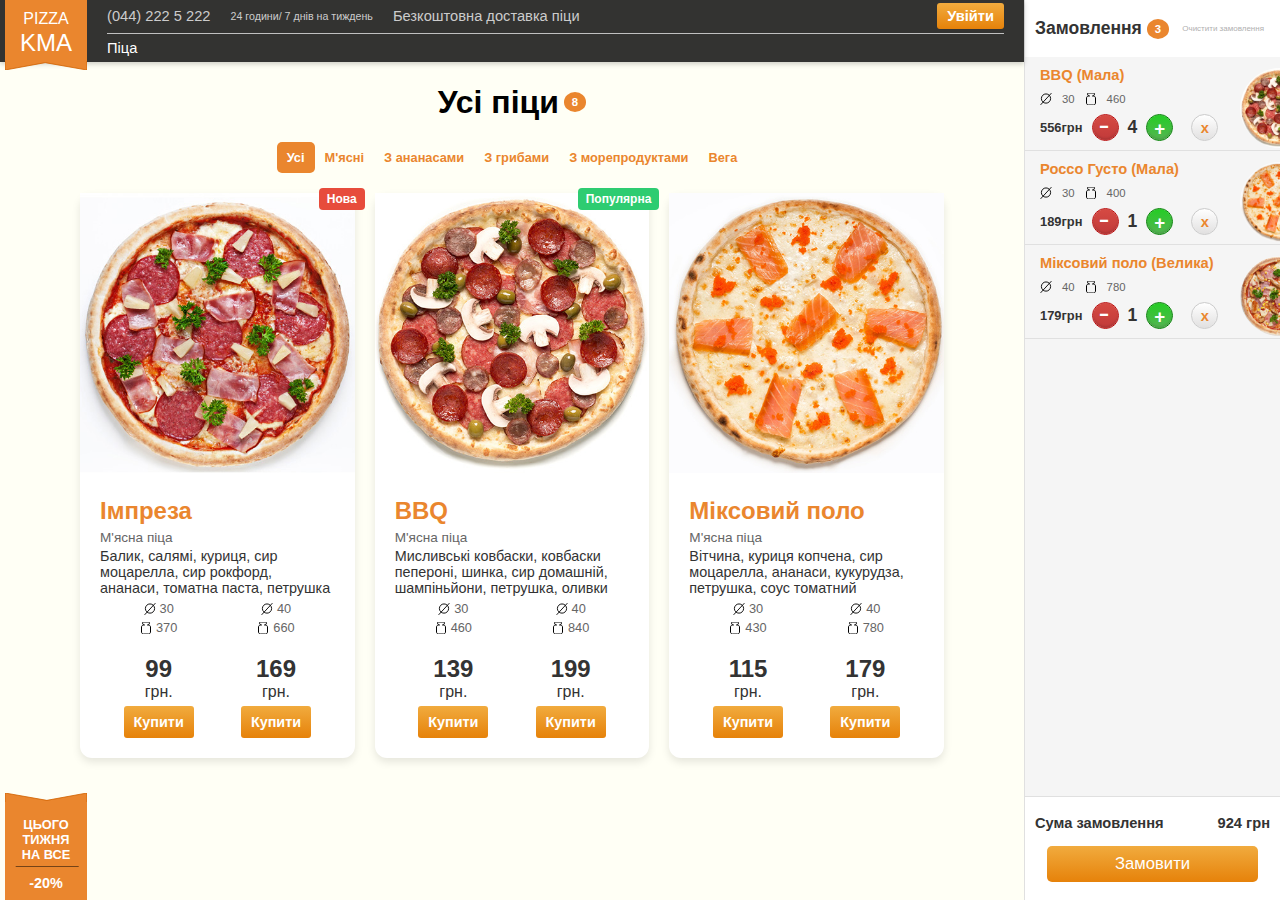
<file: index.html>
<!DOCTYPE html>
<html lang="en">

<head>
    <meta charset="UTF-8">
    <meta name="viewport" content="width=device-width, initial-scale=1.0">
    <title>KMA Pizza</title>
    <link rel="stylesheet" href="style/style.css">
    <script src="./src/main.js" defer></script>
</head>

<body>
    <main>
        <header>
            <a href="#" class="logo-container">
                <span class="logo-text-pizza">PIZZA</span>
                <span class="logo-text-kma">KMA</span>
                <img src="images/discount.svg" alt="logo">
            </a>
            <section class="header-right">
                <section class="header-info">
                    <ul class="contact-info">
                        <li class="phone-number">(044) 222 5 222</li>
                        <li class="working-hours">24 години/ 7 днів на тиждень</li>
                        <li class="delivery-info">Безкоштовна доставка піци</li>
                    </ul>
                    <button class="login-button">Увійти</button>
                </section>
                <nav class="header-nav">
                    <ul class="header-nav links">
                        <li><a href="#">Піца</a></li>
                    </ul>
                    <button id="toggleCartButton" aria-expanded="false">Кошик</button>
                </nav>
            </section>
        </header>

        <section class="page-title">
            <h1>Усі піци <span class="order count">8</span></h1>
        </section>

        <section class="page-nav">
            <ul class="page-nav links">
                <li class="active"><a href="#">Усі</a></li>
                <li><a href="#">М'ясні</a></li>
                <li><a href="#">З ананасами</a></li>
                <li><a href="#">З грибами</a></li>
                <li><a href="#">З морепродуктами</a></li>
                <li><a href="#">Вега</a></li>
            </ul>
        </section>

        <!-- Контейнер з картками піц -->
        <section class="pizza-container">
            <article class="pizza-card">
                <div class="pizza-image-container">
                    <img src="images/pizza_7.jpg" alt="Піца Імпреза" class="pizza-image">
                    <span class="pizza-badge new">Нова</span>
                </div>
                <div class="pizza-card-content">
                    <h3 class="pizza-title">Імпреза</h3>
                    <p class="pizza-category">М'ясна піца</p>
                    <p class="pizza-description">Балик, салямі, куриця, сир моцарелла, сир рокфорд, ананаси, томатна
                        паста, петрушка</p>
                    <div class="pizza-sizes">
                        <div class="pizza-size-option">
                            <div class="pizza-size-info">
                                <div>
                                    <img src="images/size-icon.svg" alt="Розмір піци"> 30
                                </div>
                                <div>
                                    <img src="images/weight.svg" alt="Вага піци"> 370
                                </div>
                            </div>
                            <div class="pizza-price">99</div>
                            <div class="pizza-price currency">грн.</div>
                            <button class="pizza-buy-button">Купити</button>
                        </div>
                        <div class="pizza-size-option">
                            <div class="pizza-size-info">
                                <div>
                                    <img src="images/size-icon.svg" alt="Розмір піци"> 40
                                </div>
                                <div>
                                    <img src="images/weight.svg" alt="Вага піци"> 660
                                </div>
                            </div>
                            <div class="pizza-price">169</div>
                            <div class="pizza-price currency">грн.</div>
                            <button class="pizza-buy-button">Купити</button>
                        </div>
                    </div>
                </div>
            </article>

            <article class="pizza-card">
                <div class="pizza-image-container">
                    <img src="images/pizza_2.jpg" alt="Піца BBQ" class="pizza-image">
                    <span class="pizza-badge popular">Популярна</span>
                </div>
                <div class="pizza-card-content">
                    <h3 class="pizza-title">BBQ</h3>
                    <p class="pizza-category">М'ясна піца</p>
                    <p class="pizza-description">Мисливські ковбаски, ковбаски пепероні, шинка, сир домашній,
                        шампіньйони, петрушка, оливки</p>
                    <div class="pizza-sizes">
                        <div class="pizza-size-option">
                            <div class="pizza-size-info">
                                <div>
                                    <img src="images/size-icon.svg" alt="Розмір піци"> 30
                                </div>
                                <div>
                                    <img src="images/weight.svg" alt="Вага піци"> 460
                                </div>
                            </div>
                            <div class="pizza-price">139</div>
                            <div class="pizza-price currency">грн.</div>
                            <button class="pizza-buy-button">Купити</button>
                        </div>
                        <div class="pizza-size-option">
                            <div class="pizza-size-info">
                                <div>
                                    <img src="images/size-icon.svg" alt="Розмір піци"> 40
                                </div>
                                <div>
                                    <img src="images/weight.svg" alt="Вага піци"> 840
                                </div>
                            </div>
                            <div class="pizza-price">199</div>
                            <div class="pizza-price currency">грн.</div>
                            <button class="pizza-buy-button">Купити</button>
                        </div>
                    </div>
                </div>
            </article>

            <article class="pizza-card">
                <div class="pizza-image-container">
                    <img src="images/pizza_4.jpg" alt="Піца Міксовий поло" class="pizza-image">
                </div>
                <div class="pizza-card-content">
                    <h3 class="pizza-title">Міксовий поло</h3>
                    <p class="pizza-category">М'ясна піца</p>
                    <p class="pizza-description">Вітчина, куриця копчена, сир моцарелла, ананаси, кукурудза, петрушка,
                        соус томатний</p>
                    <div class="pizza-sizes">
                        <div class="pizza-size-option">
                            <div class="pizza-size-info">
                                <div>
                                    <img src="images/size-icon.svg" alt="Розмір піци"> 30
                                </div>
                                <div>
                                    <img src="images/weight.svg" alt="Вага піци"> 430
                                </div>
                            </div>
                            <div class="pizza-price">115</div>
                            <div class="pizza-price currency">грн.</div>
                            <button class="pizza-buy-button">Купити</button>
                        </div>
                        <div class="pizza-size-option">
                            <div class="pizza-size-info">
                                <div>
                                    <img src="images/size-icon.svg" alt="Розмір піци"> 40
                                </div>
                                <div>
                                    <img src="images/weight.svg" alt="Вага піци"> 780
                                </div>
                            </div>
                            <div class="pizza-price">179</div>
                            <div class="pizza-price currency">грн.</div>
                            <button class="pizza-buy-button">Купити</button>
                        </div>
                    </div>
                </div>
            </article>
        </section>

        <mark class="discount-banner">
            <img src="images/discount.svg" alt="Знижка">
            <div class="discount-content">
                <p>Цього</p>
                <p>тижня</p>
                <p>на все</p>
                <div class="line"></div>
                <p>-20%</p>
            </div>
        </mark>

    </main>

    <aside id="cartAside">
        <section class="order summary">
            <h2>Замовлення<span class="order count">3</span></h2>
            <button class="btn clear-order">Очистити замовлення</button>
        </section>

        <ul class="order list">
            <li class="order item">
                <div class="item details">
                    <h3 class="item name">BBQ (Мала)</h3>
                    <div class="item attributes">
                        <img src="images/size-icon.svg" alt="Розмір піци"> 30
                        <img src="images/weight.svg" alt="Вага піци"> 460
                    </div>
                    <div class="item controls">
                        <span class="item price">556грн</span>
                        <button class="btn quantity minus"><span>-</span></button>
                        <span class="item quantity">4</span>
                        <button class="btn quantity plus"><span>+</span></button>
                        <button class="btn remove-item">x</button>
                    </div>
                </div>
                <img src="images/pizza_2.jpg" alt="Піца BBQ" class="item image">
            </li>
            <li class="order item">
                <div class="item details">
                    <h3 class="item name">Россо Густо (Мала)</h3>
                    <div class="item attributes">
                        <img src="images/size-icon.svg" alt="Розмір піци"> 30
                        <img src="images/weight.svg" alt="Вага піци"> 400
                    </div>
                    <div class="item controls">
                        <span class="item price">189грн</span>
                        <button class="btn quantity minus"><span>-</span></button>
                        <span class="item quantity">1</span>
                        <button class="btn quantity plus"><span>+</span></button>
                        <button class="btn remove-item">x</button>
                    </div>
                </div>
                <img src="images/pizza_4.jpg" alt="Піца BBQ" class="item image">
            </li>
            <li class="order item">
                <div class="item details">
                    <h3 class="item name">Міксовий поло (Велика)</h3>
                    <div class="item attributes">
                        <img src="images/size-icon.svg" alt="Розмір піци"> 40
                        <img src="images/weight.svg" alt="Вага піци"> 780
                    </div>
                    <div class="item controls">
                        <span class="item price">179грн</span>
                        <button class="btn quantity minus"><span>-</span></button>
                        <span class="item quantity">1</span>
                        <button class="btn quantity plus"><span>+</span></button>
                        <button class="btn remove-item">x</button>
                    </div>
                </div>
                <img src="images/pizza_1.jpg" alt="Піца BBQ" class="item image">
            </li>
        </ul>

        <section class="order total">
            <p>Сума замовлення <span class="total-amount">924 грн</span></p>
            <button class="btn order">Замовити</button>
        </section>

    </aside>
</body>

</html>
</file>
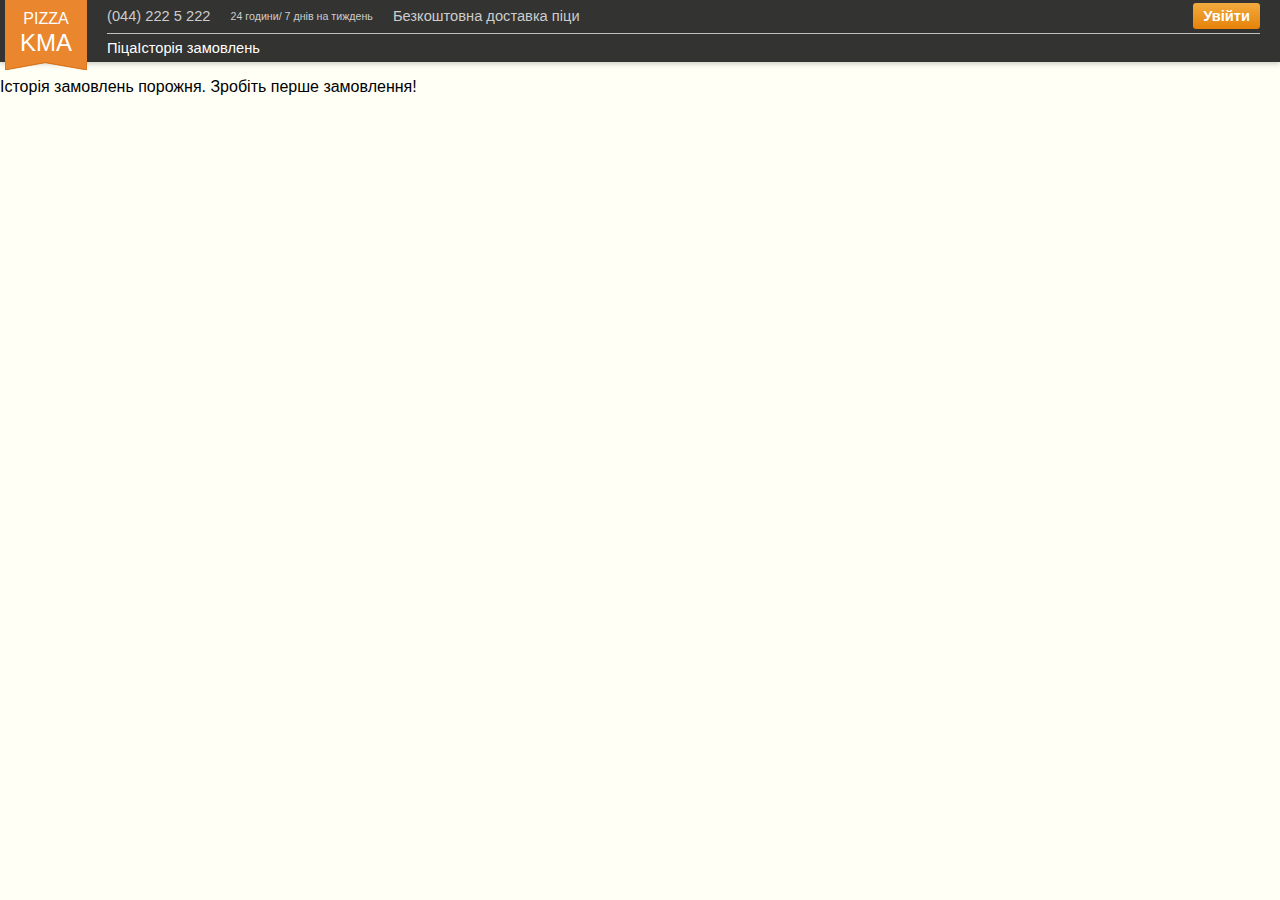
<file: statistics.html>
<!DOCTYPE html>
<html lang="en">

<head>
    <meta charset="UTF-8">
    <meta name="viewport" content="width=device-width, initial-scale=1.0">
    <meta name="author" content="Bogdan Zmeul">
    <title>KMA Pizza - Історія Замовлень</title>
    <link rel="stylesheet" href="style/style.css">

    <link href="https://cdn.webdatarocks.com/latest/webdatarocks.min.css" rel="stylesheet" />
    <link rel="stylesheet" type="text/css"
        href="https://cdn.webdatarocks.com/latest/theme/orange/webdatarocks.css" />
    <script src="https://cdn.webdatarocks.com/latest/webdatarocks.toolbar.min.js"></script>
    <script src="https://cdn.webdatarocks.com/latest/webdatarocks.js"></script>

    <script src="./src/statistics.js" defer></script>
</head>

<body>
    <main style="flex-basis: 100%;">
        <header>
            <a href="#" class="logo-container">
                <span class="logo-text-pizza">PIZZA</span>
                <span class="logo-text-kma">KMA</span>
                <img src="images/discount.svg" alt="logo">
            </a>
            <section class="header-right">
                <section class="header-info">
                    <ul class="contact-info">
                        <li class="phone-number">(044) 222 5 222</li>
                        <li class="working-hours">24 години/ 7 днів на тиждень</li>
                        <li class="delivery-info">Безкоштовна доставка піци</li>
                    </ul>
                    <button class="login-button">Увійти</button>
                </section>
                <nav class="header-nav">
                    <ul class="header-nav links">
                        <li><a href="index.html">Піца</a></li>
                        <li><a href="statistics.html">Історія замовлень</a></li>
                    </ul>
                    <button id="toggleCartButton" style="display: none;">Кошик</button>
                </nav>
            </section>
        </header>

            <div id="pivotContainer"></div>
    </main>

</body>

</html>
</file>
<file: style/style.css>
:root {
    --main-width: 80%;
    --aside-width: 20%;
    --header-bg-color: rgba(0, 0, 0, 0.8);
    --main-color: rgb(255 255 245);
    --orange-color: #ea862e;
    --orange-btn-color: #f1ab3e;
    --text-color: #ffffff;
    --light-gray-text: #cccccc;

    --aside-bg-color: rgb(245 245 245);
    --item-bg-color: #ffffff;
    --border-color: #e0e0e0;
    --dark-text-color: #333333;
    --red-button-color: #d64a43;
    --green-button-color: #55b453;
    --gray-button-color: #cccccc;
    --icon-color: #666666;
}

body {
    display: flex;
    font-family: Arial, sans-serif;
    width: 100%;
    margin: 0;
    padding: 0;
    min-height: 100vh;
}

main {
    flex-basis: var(--main-width);
    background-color: var(--main-color);
}

ul {
    all: unset;
}

/* Header Styles */
header {
    box-sizing: border-box;
    background-color: var(--header-bg-color);
    color: var(--text-color);
    display: flex;
    padding-left: 5px;
    box-shadow: 0 2px 5px rgba(0, 0, 0, 0.2);
    position: sticky;
    top: 0;
    z-index: 100;
}

.header-right {
    display: flex;
    flex-direction: column;
    flex-grow: 1;
    padding: 0 20px;
}

.header-info {
    display: flex;
    justify-content: space-between;
    align-items: center;
    flex-grow: 1;
    border-bottom: 1px solid rgba(255, 255, 255, 0.694);
}

.logo-container {
    display: flex;
    flex-direction: column;
    background-color: var(--orange-color);
    padding: 10px 15px;
    text-decoration: none;
    color: var(--text-color);
    text-align: center;
    position: relative;
    height: 100%;
    box-sizing: border-box;
    display: flex;
    align-items: center;
    justify-content: center;
}

.logo-container img {
    position: absolute;
    top: 61px;
    left: 0px;
    width: 82px;
    transform: rotate(180deg);
}

.logo-text-pizza {
    font-size: 1rem;
    padding: 0px 0px 5px 0px;
}

.logo-text-kma {
    font-size: 1.5rem;
    line-height: 0.8;
}

.contact-info {
    display: flex;
    align-items: center;
    list-style: none;
    gap: 20px;
    font-size: calc(0.75rem + 4 * (100vw / 1920));
    flex-grow: 1;
}

.contact-info .phone-number {
    font-size: calc(0.75rem + 4 * (100vw / 1920));
    color: var(--light-gray-text);
}

.contact-info .working-hours,
.contact-info .delivery-info {
    color: var(--light-gray-text);
}

.working-hours {
    font-size: calc(0.5rem + 4 * (100vw / 1920));
}

.login-button {
    background: linear-gradient(180deg, var(--orange-btn-color) 0%, #e6820a 100%);
    color: var(--text-color);
    border: none;
    box-sizing: border-box;
    height: 80%;
    padding: 2px 10px;
    cursor: pointer;
    font-size: calc(0.75rem + 4 * (100vw / 1920));
    font-weight: bold;
    border-radius: 3px;
    transition: background-color 0.3s ease;
}

.login-button:hover {
    transform: translateY(-1px);
    background: linear-gradient(180deg, var(--orange-btn-color) 0%, #f0920a 100%);
}

.login-button:active {
    transform: translateY(0px);
}

.header-nav {
    flex-grow: 1;
    display: flex;
    align-items: center;
}

.header-nav.links {
    display: flex;
    list-style: none;
    flex-grow: 1;
}

.header-nav.links li a {
    text-decoration: none;
    color: var(--text-color);
    display: flex;
    transition: color 0.3s ease;
    font-size: calc(0.75rem + 4 * (100vw / 1920));
}

.header-nav.links li a:hover {
    color: var(--orange-color);
}

.header-nav:last-child {
    justify-content: flex-end;
}

#toggleCartButton {
    background: linear-gradient(180deg, var(--orange-btn-color) 0%, #e6820a 100%);
    color: var(--text-color);
    border: none;
    box-sizing: border-box;
    height: 80%;
    padding: 2px 10px;
    cursor: pointer;
    font-size: calc(0.75rem + 4 * (100vw / 1920));
    font-weight: bold;
    border-radius: 3px;
    transition: background-color 0.3s ease;
    display: none;
}

#toggleCartButton:hover {
    transform: translateY(-1px);
    background: linear-gradient(180deg, var(--orange-btn-color) 0%, #f0920a 100%);
}

#toggleCartButton:active {
    transform: translateY(0px);
}

.page-title h1 {
    display: flex;
    box-sizing: border-box;
    padding: 0;
    align-items: center;
    justify-content: center;
    gap: 5px;
    flex-grow: 1;
}

.page-nav {
    display: flex;
    align-items: center;
    box-sizing: border-box;
}

.page-nav.links {
    list-style: none;
    display: flex;
    margin: 0 auto;
    padding: 0;
    flex-wrap: wrap;
    justify-content: center;
}

.page-nav.links li {
    font-size: 0.8rem;
    font-weight: bold;
}

.page-nav.links li a {
    text-decoration: none;
    color: var(--orange-color);
    padding: 8px 10px;
    border-radius: 5px;
    transition: all 0.3s ease;
    display: block;
}

.page-nav.links li.active a {
    background-color: var(--orange-color);
    color: var(--text-color);
}

.page-nav.links li a:not(.active):hover {
    color: var(--text-color);
    background-color: var(--orange-color);
}

.page-nav.links li.active a:hover {
    box-shadow: 0 2px 5px rgba(0, 0, 0, 0.2);
}

/* Pizza Cards Styles */
.pizza-container {
    padding: 20px 80px;
    display: grid;
    grid-template-columns: repeat(auto-fit, minmax(230px, 1fr));
    gap: 20px;
    margin: 0 auto;
}

.pizza-card {
    background-color: #ffffff;
    border-radius: 12px;
    box-shadow: 0 4px 8px rgba(0, 0, 0, 0.1);
    position: relative;
    transition: transform 0.3s ease, box-shadow 0.3s ease;
    display: grid;
    grid-auto-flow: row;
    grid-template: auto 1fr / 1fr;
}

.pizza-card:hover {
    transform: translateY(-5px);
    box-shadow: 0 8px 16px rgba(0, 0, 0, 0.15);
}

.pizza-image-container {
    position: relative;
}

.pizza-image {
    width: 100%;
    height: 280px;
    object-fit: cover;
}

.pizza-badge {
    position: absolute;
    top: -5px;
    right: -10px;
    padding: 4px 8px;
    border-radius: 4px;
    font-size: 0.75rem;
    font-weight: bold;
    color: white;
}

.pizza-badge.new {
    background-color: #e74c3c;
}

.pizza-badge.popular {
    background-color: #2ecc71;
}

.pizza-card-content {
    padding: 20px;
    display: grid;
    grid-auto-flow: row;
    grid-template: auto auto 1fr auto / 1fr;
}

.pizza-category {
    color: var(--icon-color);
    font-size: 0.85rem;
    margin: 5px 0 0px 0;
}

.pizza-title {
    color: var(--orange-color);
    font-size: 1.5rem;
    font-weight: bold;
    margin: 0;
}

.pizza-description {
    color: var(--dark-text-color);
    font-size: 0.9rem;
    margin: 3px 0 5px 0;
}

.pizza-sizes {
    display: flex;
    justify-content: space-between;
}

.pizza-size-option {
    flex: 1;
    text-align: center;
    margin: 0 4px;
}

.pizza-size-info {
    display: flex;
    flex-direction: column;
    align-items: center;
    justify-content: center;
    gap: 4px;
    font-size: 0.8rem;
    color: var(--icon-color);
    margin-bottom: 8px;
}

.pizza-size-info>div {
    display: flex;
    align-items: center;
    gap: 4px;
}

.pizza-size-info img {
    width: 12px;
    height: 12px;
}

.pizza-price {
    margin-top: 20px;
    font-size: 1.5rem;
    font-weight: bold;
    color: var(--dark-text-color);
}

.pizza-price.currency {
    margin-top: 0px;
    font-size: 1rem;
    margin-bottom: 5px;
    font-weight: normal;
}

.pizza-buy-button {
    background: linear-gradient(180deg, var(--orange-btn-color) 0%, #e6820a 100%);
    color: white;
    border: none;
    border-radius: 3px;
    padding: 8px 10px;
    font-size: 0.9rem;
    font-weight: bold;
    cursor: pointer;
    transition: background-color 0.3s ease, transform 0.2s ease;
}

.pizza-buy-button:hover {
    transform: translateY(-1px);
    background: linear-gradient(180deg, var(--orange-btn-color) 0%, #f0920a 100%);
}

.pizza-buy-button:active {
    transform: translateY(0);
}

/* Discount Banner Styles */
.discount-banner {
    display: flex;
    flex-direction: column;
    align-items: center;
    justify-content: flex-start;
    background-color: var(--orange-color);
    color: var(--text-color);
    position: fixed;
    width: 82px;
    height: 100px;
    bottom: 0px;
    left: 5px;
}

.discount-banner img {
    width: 100%;
    height: auto;
    margin-top: -7px;
    margin-bottom: 15px;
}

.discount-content p {
    margin: 0;
    display: flex;
    flex-direction: column;
    align-items: center;
    justify-content: center;
    width: 100%;
    text-transform: uppercase;
    font-size: 0.8rem;
    box-sizing: border-box;
    font-weight: bold;
    gap: 10px;
}

.discount-content .line {
    width: 130%;
    height: 0.5px;
    background-color: rgba(0, 0, 0, 0.5);
    margin: 4px 0px 8px 0px;
    transform: translateX(-10%);
}

.discount-content p:last-child {
    font-size: 0.9rem;
}

/* Aside Styles */
aside {
    box-sizing: border-box;
    flex-basis: var(--aside-width);
    background-color: var(--item-bg-color);
    display: flex;
    flex-direction: column;
    border-left: 1px solid var(--border-color);
    flex-shrink: 0;
    position: sticky;
    top: 0;
    height: 100vh;
}

aside.active {
    display: block;
}

.order.summary {
    box-sizing: border-box;
    display: flex;
    justify-content: space-between;
    align-items: center;
    padding: 18px 10px;
    background-color: white;
}

.order.summary h2 {
    font-size: calc(0.93rem + 4 * (100vw / 1920));
    color: var(--dark-text-color);
    margin: 0;
    gap: 5px;
    display: flex;
    align-items: center;
}

.order.count {
    display: inline-flex;
    align-items: center;
    justify-content: center;
    background-color: var(--orange-color);
    color: var(--text-color);
    border-radius: 50%;
    padding: 4px 8px;
    font-size: calc(0.625rem + 2 * (100vw / 1920));
}

.btn.clear-order {
    background: none;
    border: none;
    color: #b0b0b0;
    cursor: pointer;
    font-size: 0.5rem;
}

.order.list {
    background-color: var(--aside-bg-color);
    list-style: none;
    margin: 0;
    flex-grow: 1;
    overflow-y: auto;
}

.order.item {
    border-bottom: 1px solid var(--border-color);
    display: flex;
    align-items: flex-start;
    gap: 15px;
    position: relative;
    overflow: hidden;
}

.item.details {
    padding: 10px 0px;
    padding-left: 15px;
    display: flex;
    flex-direction: column;
    gap: 10px;
    flex-grow: 1;
}

.item.name {
    margin: 0;
    color: var(--orange-color);
    font-weight: bold;
    font-size: calc(0.75rem + 4 * (100vw / 1920));
}

.item.attributes {
    display: flex;
    align-items: center;
    gap: 10px;
    color: var(--icon-color);
    font-size: calc(0.625rem + 2 * (100vw / 1920));
}

.item.attributes img {
    height: 12px;
    width: 12px;
}

.item.price {
    font-size: calc(0.68rem + 3 * (100vw / 1920));
    font-weight: bold;
    color: var(--dark-text-color);
}

.item.controls {
    display: flex;
    align-items: center;
    gap: 10px;
}

.btn.quantity {
    color: var(--text-color);
    border: none;
    border-radius: 50%;
    width: 25px;
    height: 25px;
    font-size: calc(1rem + 4 * (100vw / 1920));
    font-weight: bold;
    cursor: pointer;
    display: flex;
    align-items: center;
    justify-content: center;
    transition: background-color 0.2s ease;
    box-shadow: 0 -2px 2px 0 rgba(0, 0, 0, 0.1) inset;
}

.btn.quantity.plus {
    background: linear-gradient(0deg, var(--green-button-color) 0%, rgb(36, 205, 36) 100%);
    outline: 1px solid green;
}

.btn.quantity.plus span {
    margin-top: 2px;
}

.btn.quantity.minus {
    background: linear-gradient(180deg, var(--red-button-color) 0%, rgb(193, 58, 58) 100%);
    outline: 1px solid rgb(185, 11, 11);
}

.btn.quantity.minus span {
    transform: scaleX(1.7);
    margin-bottom: 3px;
    margin-right: 1px;
}

.btn.quantity:hover {
    transform: translateY(-1px);
}

.btn.quantity:active {
    transform: translateY(0px);
}

.item.quantity {
    font-size: calc(0.93rem + 4 * (100vw / 1920));
    font-weight: bold;
    color: var(--dark-text-color);
}

.btn.remove-item {
    background: linear-gradient(180deg, var(--item-bg-color) 0%, #e1e0e0 100%);
    color: var(--orange-color);
    border: none;
    border-radius: 50%;
    width: 25px;
    height: 25px;
    font-size: calc(0.75rem + 4 * (100vw / 1920));
    font-weight: bold;
    margin-left: 10px;
    margin-right: 60px;
    cursor: pointer;
    display: flex;
    align-items: center;
    justify-content: center;
    transition: background-color 0.2s ease;
    outline: 1px solid var(--gray-button-color);

}

.btn.remove-item:hover {
    transform: translateY(-1px);
}

.btn.remove-item:active {
    transform: translateY(0px);
}

.item.image {
    width: 80px;
    height: 80px;
    border-radius: 50%;
    object-fit: cover;
    position: absolute;
    right: -40px;
    top: 12%;
}

.order.total {
    box-sizing: border-box;
    display: flex;
    flex-direction: column;
    align-items: center;
    padding: 18px 10px;
    border-top: 1px solid var(--border-color);
    background-color: white;
    gap: 15px;
    flex-shrink: 0;
}

.order.total p {
    font-size: calc(0.75rem + 4 * (100vw / 1920));
    color: var(--dark-text-color);
    margin: 0;
    font-weight: bold;
    display: flex;
    align-items: center;
    justify-content: space-between;
    width: 100%;
}

.btn.order {
    box-sizing: border-box;
    background: linear-gradient(180deg, var(--orange-btn-color) 0%, #e6820a 100%);
    color: var(--text-color);
    border: none;
    border-radius: 5px;
    padding: 8px 10px;
    width: 90%;
    cursor: pointer;
    font-size: calc(0.875rem + 4 * (100vw / 1920));
    text-align: center;
    transition: all 0.3s ease;
    box-sizing: border-box;
}

.btn.order:hover {
    transform: translateY(-1px);
    background: linear-gradient(180deg, var(--orange-btn-color) 0%, #f0920a 100%);
}

.btn.order:active {
    transform: translateY(0px);
}

@media (max-width: 1200px) {
    .pizza-container {
        padding: 20px;
    }
}

@media (max-width: 767px) {

    .contact-info .delivery-info,
    .contact-info .phone-number,
    .header-nav.links li a,
    .login-button,
    .item.name,
    .btn.remove-item,
    .order.total p {
        font-size: calc(0.75rem + (4 + 4 * 0.7) * ((100vw - 320px) / 1920));
    }

    .btn.quantity {
        font-size: calc(1rem + (4 + 4 * 0.7) * ((100vw - 320px) / 1920));
    }

    .contact-info .working-hours {
        font-size: calc(0.5rem + (4 + 4 * 0.7) * ((100vw - 320px) / 1920));
    }

    .btn.order {
        font-size: calc(0.875rem + (4 + 4 * 0.7) * ((100vw - 320px) / 1920));
    }

    .item.quantity,
    .order.summary h2 {
        font-size: calc(0.93rem + (4 + 4 * 0.7) * ((100vw - 320px) / 1920));
    }

    .item.price {
        font-size: calc(0.68rem + (3 + 3 * 0.7) * ((100vw - 320px) / 1920));
    }

    .item.attributes {
        font-size: calc(0.625rem + (2 + 2 * 0.7) * ((100vw - 320px) / 1920));
    }

    .working-hours,
    .delivery-info {
        display: none;
    }

}

@media (max-width: 550px) {
    main {
        flex-basis: 100%;
    }

    aside {
        display: flex;
        position: fixed;
        right: 0;
        top: 63px;
        height: calc(100vh - 63px);

        width: 80vw;
        max-width: 400px;

        box-shadow: -5px 0 15px rgba(0, 0, 0, 0.3);

        z-index: 5;
        overflow-y: auto;
        transform: translateX(100%);
        pointer-events: none;
        transition: transform 0.3s ease-out;
    }

    aside.active {
        display: flex;
        transform: translateX(0);
        pointer-events: auto;
    }

    #toggleCartButton {
        display: block;
    }

}
</file>
